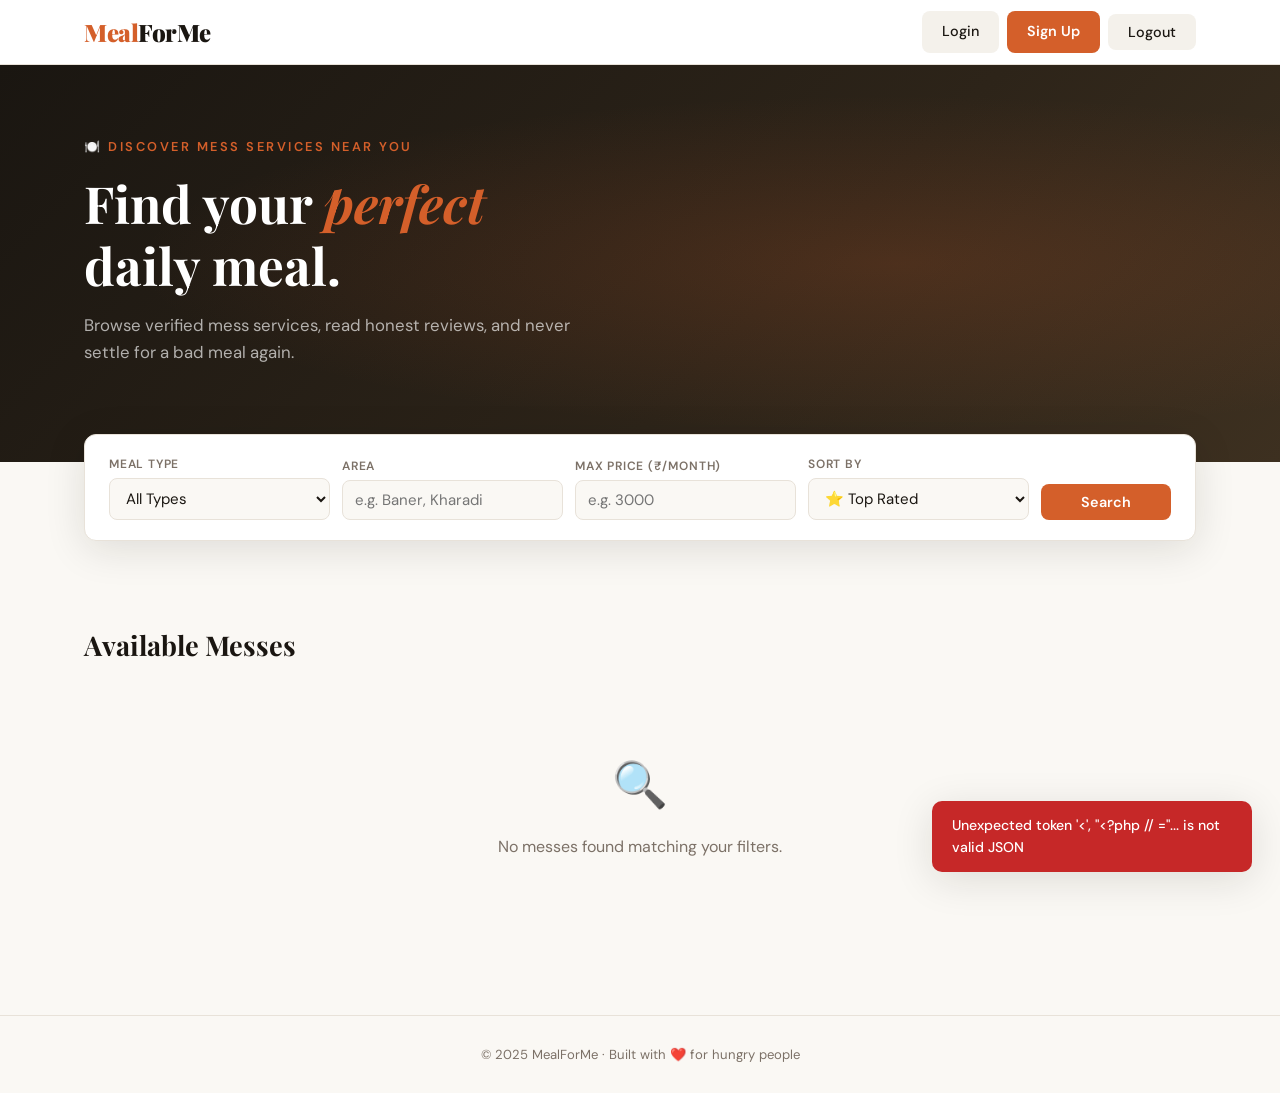
<file: frontend/index.html>
<!DOCTYPE html>
<html lang="en">
<head>
  <meta charset="UTF-8" />
  <meta name="viewport" content="width=device-width, initial-scale=1.0" />
  <title>MealForMe — Find Your Perfect Mess</title>
  <link rel="stylesheet" href="css/style.css" />
</head>
<body>

<!-- ── Navbar ── -->
<nav class="navbar">
  <div class="container navbar__inner">
    <a href="index.html" class="navbar__logo">Meal<span>ForMe</span></a>
    <div class="navbar__links">
      <span id="nav-user" class="nav-link hidden" style="font-weight:600;color:var(--accent)"></span>
      <a href="login.html"    id="nav-login"    class="nav-link btn btn--secondary">Login</a>
      <a href="register.html" id="nav-register" class="nav-link btn btn--primary">Sign Up</a>
      <button id="nav-logout" class="nav-link btn btn--secondary hidden">Logout</button>
    </div>
  </div>
</nav>

<!-- ── Hero ── -->
<section class="hero">
  <div class="container hero__content">
    <p class="hero__eyebrow">🍽️ Discover Mess Services Near You</p>
    <h1>Find your <em>perfect</em><br>daily meal.</h1>
    <p class="hero__sub">Browse verified mess services, read honest reviews, and never settle for a bad meal again.</p>
  </div>
</section>

<!-- ── Filter Bar ── -->
<div class="container">
  <div class="filter-bar">
    <div class="filter-bar__group">
      <label for="filter-type">Meal Type</label>
      <select id="filter-type">
        <option value="">All Types</option>
        <option value="veg">🥦 Veg</option>
        <option value="nonveg">🍗 Non-Veg</option>
        <option value="jain">🌸 Jain</option>
      </select>
    </div>
    <div class="filter-bar__group">
      <label for="filter-area">Area</label>
      <input id="filter-area" type="text" placeholder="e.g. Baner, Kharadi" />
    </div>
    <div class="filter-bar__group">
      <label for="filter-price">Max Price (₹/month)</label>
      <input id="filter-price" type="number" placeholder="e.g. 3000" min="0" />
    </div>
    <div class="filter-bar__group">
      <label for="filter-sort">Sort By</label>
      <select id="filter-sort">
        <option value="rating">⭐ Top Rated</option>
        <option value="price_asc">₹ Price: Low to High</option>
        <option value="price_desc">₹ Price: High to Low</option>
        <option value="distance">📍 Distance</option>
      </select>
    </div>
    <div class="filter-bar__group" style="max-width:120px">
      <label>&nbsp;</label>
      <button id="btn-filter" class="btn btn--primary" style="width:100%;justify-content:center">Search</button>
    </div>
  </div>
</div>

<!-- ── Mess Listing ── -->
<main class="section">
  <div class="container">
    <div class="section__header">
      <h2>Available Messes</h2>
      <span id="mess-count" class="section__count"></span>
    </div>

    <!-- Cards rendered by JS -->
    <div class="mess-grid" id="mess-grid">
      <!-- skeleton on load -->
    </div>

    <div id="mess-empty" class="state-msg" style="display:none">
      <div class="icon">🔍</div>
      <p>No messes found matching your filters.</p>
    </div>
  </div>
</main>

<!-- ── Footer ── -->
<footer>
  <div class="container">
    <p>© 2025 MealForMe · Built with ❤️ for hungry people</p>
  </div>
</footer>

<!-- ── Toast ── -->
<div id="toast"></div>

<script type="module" src="js/home.js"></script>
</body>
</html>
</file>
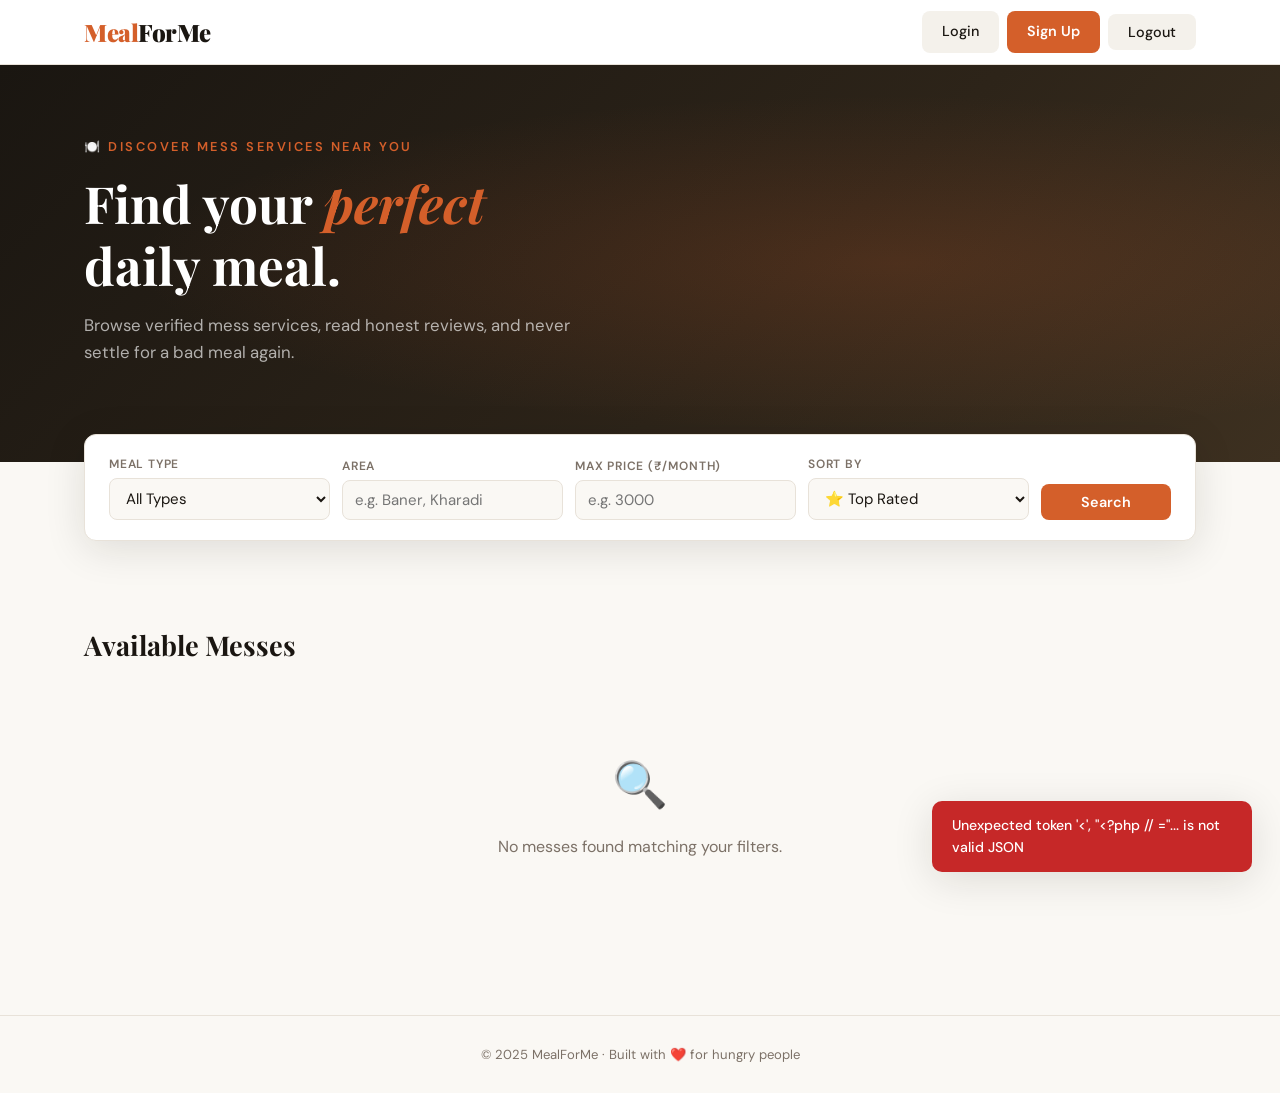
<file: frontend/detail.html>
<!DOCTYPE html>
<html lang="en">
<head>
  <meta charset="UTF-8" />
  <meta name="viewport" content="width=device-width, initial-scale=1.0" />
  <title>Mess Detail — MealForMe</title>
  <link rel="stylesheet" href="css/style.css" />
</head>
<body>

<!-- ── Navbar ── -->
<nav class="navbar">
  <div class="container navbar__inner">
    <a href="index.html" class="navbar__logo">Meal<span>ForMe</span></a>
    <div class="navbar__links">
      <span id="nav-user" class="nav-link hidden" style="font-weight:600;color:var(--accent)"></span>
      <a href="login.html"    id="nav-login"    class="nav-link btn btn--secondary">Login</a>
      <a href="register.html" id="nav-register" class="nav-link btn btn--primary">Sign Up</a>
      <button id="nav-logout" class="nav-link btn btn--secondary hidden">Logout</button>
    </div>
  </div>
</nav>

<!-- ── Detail Header (rendered by JS) ── -->
<div id="detail-header-wrap"></div>

<!-- ── Main Content ── -->
<main class="section">
  <div class="container">
    <div id="detail-body">
      <!-- Rating breakdown + review form + reviews rendered by JS -->
      <div class="state-msg">
        <div class="icon">⏳</div>
        <p>Loading mess details…</p>
      </div>
    </div>
  </div>
</main>

<!-- ── Footer ── -->
<footer>
  <div class="container">
    <p>© 2025 MealForMe · Built with ❤️ for hungry people</p>
  </div>
</footer>

<!-- ── Toast ── -->
<div id="toast"></div>

<script type="module" src="js/detail.js"></script>
</body>
</html>
</file>
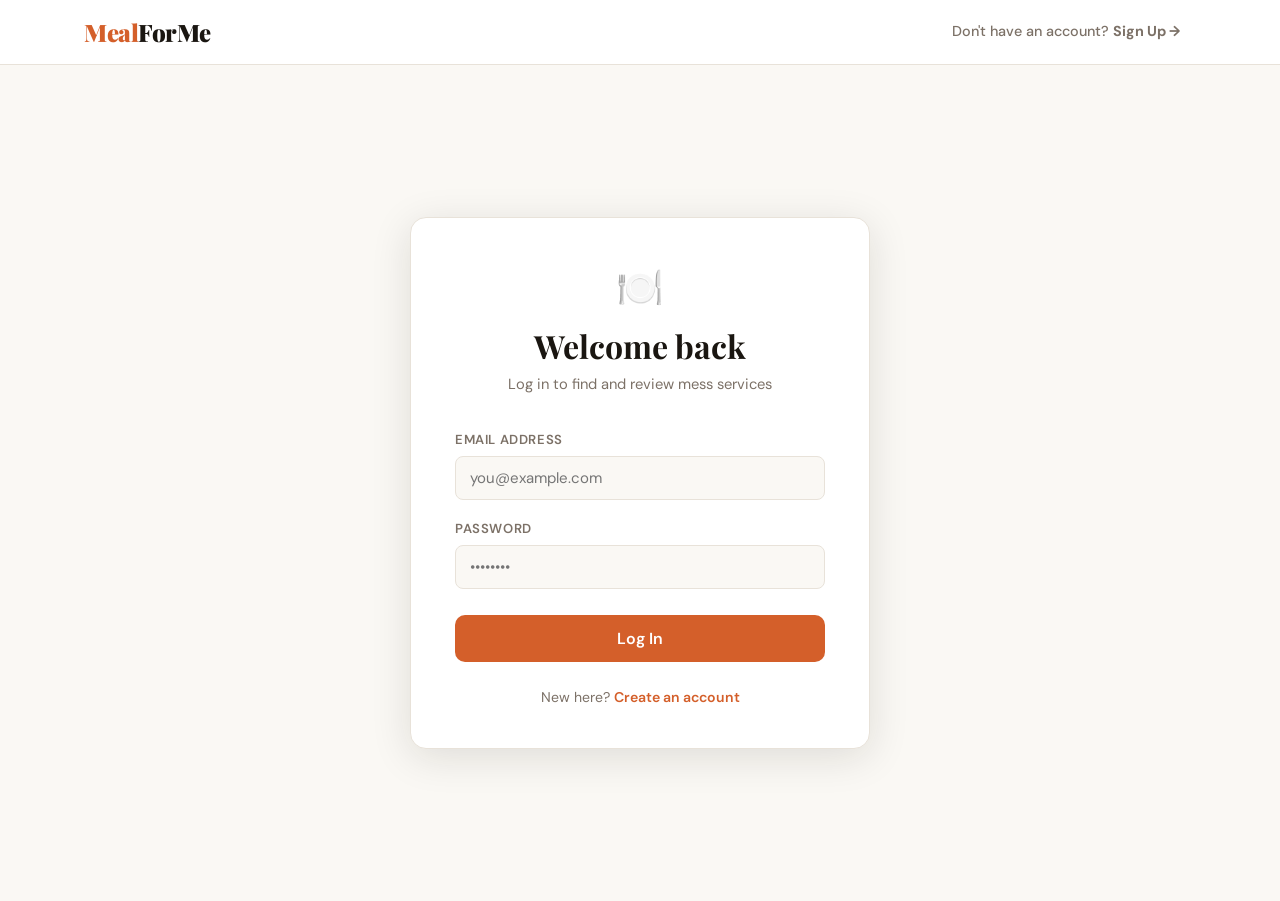
<file: frontend/login.html>
<!DOCTYPE html>
<html lang="en">
<head>
  <meta charset="UTF-8" />
  <meta name="viewport" content="width=device-width, initial-scale=1.0" />
  <title>Login — MealForMe</title>
  <link rel="stylesheet" href="css/style.css" />
</head>
<body>

<!-- ── Navbar ── -->
<nav class="navbar">
  <div class="container navbar__inner">
    <a href="index.html" class="navbar__logo">Meal<span>ForMe</span></a>
    <div class="navbar__links">
      <a href="register.html" class="nav-link">Don't have an account? <strong>Sign Up →</strong></a>
    </div>
  </div>
</nav>

<!-- ── Login Form ── -->
<div class="auth-page page">
  <div class="auth-card">
    <div class="auth-card__header">
      <div style="font-size:2.4rem;margin-bottom:8px">🍽️</div>
      <h2>Welcome back</h2>
      <p>Log in to find and review mess services</p>
    </div>

    <div id="login-alert" class="alert"></div>

    <div id="login-form">
      <div class="form-group">
        <label for="email">Email Address</label>
        <input class="form-control" type="email" id="email" placeholder="you@example.com" autocomplete="email" />
      </div>

      <div class="form-group">
        <label for="password">Password</label>
        <input class="form-control" type="password" id="password" placeholder="••••••••" autocomplete="current-password" />
      </div>

      <button id="btn-login" class="btn btn--primary btn--block" style="margin-top:8px">
        Log In
      </button>
    </div>

    <div class="auth-card__footer">
      New here? <a href="register.html">Create an account</a>
    </div>
  </div>
</div>

<!-- ── Toast ── -->
<div id="toast"></div>

<script type="module" src="js/login.js"></script>
</body>
</html>
</file>
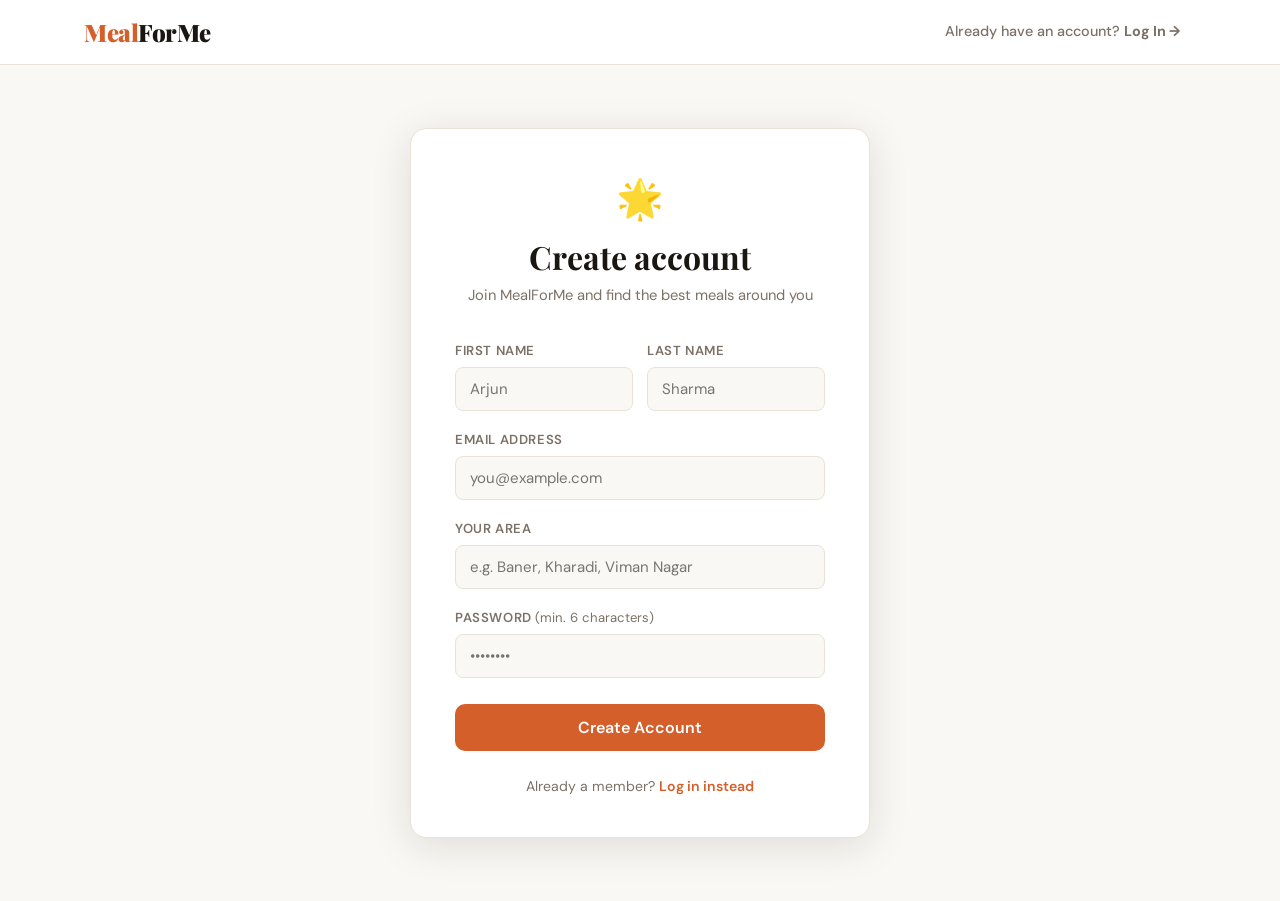
<file: frontend/register.html>
<!DOCTYPE html>
<html lang="en">
<head>
  <meta charset="UTF-8" />
  <meta name="viewport" content="width=device-width, initial-scale=1.0" />
  <title>Sign Up — MealForMe</title>
  <link rel="stylesheet" href="css/style.css" />
</head>
<body>

<!-- ── Navbar ── -->
<nav class="navbar">
  <div class="container navbar__inner">
    <a href="index.html" class="navbar__logo">Meal<span>ForMe</span></a>
    <div class="navbar__links">
      <a href="login.html" class="nav-link">Already have an account? <strong>Log In →</strong></a>
    </div>
  </div>
</nav>

<!-- ── Register Form ── -->
<div class="auth-page page">
  <div class="auth-card">
    <div class="auth-card__header">
      <div style="font-size:2.4rem;margin-bottom:8px">🌟</div>
      <h2>Create account</h2>
      <p>Join MealForMe and find the best meals around you</p>
    </div>

    <div id="reg-alert" class="alert"></div>

    <div id="reg-form">
      <div class="form-row">
        <div class="form-group">
          <label for="fname">First Name</label>
          <input class="form-control" type="text" id="fname" placeholder="Arjun" autocomplete="given-name" />
        </div>
        <div class="form-group">
          <label for="lname">Last Name</label>
          <input class="form-control" type="text" id="lname" placeholder="Sharma" autocomplete="family-name" />
        </div>
      </div>

      <div class="form-group">
        <label for="email">Email Address</label>
        <input class="form-control" type="email" id="email" placeholder="you@example.com" autocomplete="email" />
      </div>

      <div class="form-group">
        <label for="area">Your Area</label>
        <input class="form-control" type="text" id="area" placeholder="e.g. Baner, Kharadi, Viman Nagar" autocomplete="address-level2" />
      </div>

      <div class="form-group">
        <label for="password">Password <span style="font-weight:400;text-transform:none;letter-spacing:0">(min. 6 characters)</span></label>
        <input class="form-control" type="password" id="password" placeholder="••••••••" autocomplete="new-password" />
      </div>

      <button id="btn-register" class="btn btn--primary btn--block" style="margin-top:8px">
        Create Account
      </button>
    </div>

    <div class="auth-card__footer">
      Already a member? <a href="login.html">Log in instead</a>
    </div>
  </div>
</div>

<!-- ── Toast ── -->
<div id="toast"></div>

<script type="module" src="js/register.js"></script>
</body>
</html>
</file>
<file: frontend/css/style.css>
/* ============================================
   MealForMe — Main Stylesheet
   Aesthetic: Warm editorial / food magazine
   Fonts: Playfair Display (headings) + DM Sans (body)
   ============================================ */

@import url('https://fonts.googleapis.com/css2?family=Playfair+Display:wght@700;900&family=DM+Sans:wght@300;400;500;600&display=swap');

/* ── CSS Variables ── */
:root {
  --bg:          #faf8f4;
  --surface:     #ffffff;
  --surface-2:   #f4f1eb;
  --border:      #e8e2d9;
  --text:        #1a1611;
  --text-muted:  #7c7167;
  --accent:      #d45f2a;        /* warm orange-red */
  --accent-light:#fdeee6;
  --veg:         #2e7d32;
  --nonveg:      #c62828;
  --jain:        #6a1b9a;
  --star:        #f59e0b;
  --radius:      12px;
  --shadow:      0 2px 16px rgba(26,22,17,.07);
  --shadow-lg:   0 8px 40px rgba(26,22,17,.12);
  --transition:  0.22s ease;
}

/* ── Reset ── */
*, *::before, *::after { box-sizing: border-box; margin: 0; padding: 0; }

html { scroll-behavior: smooth; }

body {
  font-family: 'DM Sans', sans-serif;
  background: var(--bg);
  color: var(--text);
  font-size: 15px;
  line-height: 1.6;
  min-height: 100vh;
}

a { color: inherit; text-decoration: none; }
img { max-width: 100%; display: block; }
button { font-family: inherit; cursor: pointer; border: none; background: none; }
input, select, textarea { font-family: inherit; font-size: inherit; }

/* ── Typography ── */
h1, h2, h3 { font-family: 'Playfair Display', serif; line-height: 1.2; }

/* ── Layout ── */
.container {
  max-width: 1160px;
  margin: 0 auto;
  padding: 0 24px;
}

/* ── Navbar ── */
.navbar {
  background: var(--surface);
  border-bottom: 1px solid var(--border);
  position: sticky;
  top: 0;
  z-index: 100;
  backdrop-filter: blur(8px);
}

.navbar__inner {
  display: flex;
  align-items: center;
  justify-content: space-between;
  height: 64px;
}

.navbar__logo {
  font-family: 'Playfair Display', serif;
  font-size: 1.5rem;
  font-weight: 900;
  color: var(--accent);
  letter-spacing: -0.5px;
}

.navbar__logo span {
  color: var(--text);
}

.navbar__links {
  display: flex;
  align-items: center;
  gap: 8px;
}

.nav-link {
  padding: 8px 16px;
  border-radius: 8px;
  font-weight: 500;
  font-size: 0.9rem;
  color: var(--text-muted);
  transition: color var(--transition), background var(--transition);
}

.nav-link:hover { color: var(--text); background: var(--surface-2); }

.btn { display: inline-flex; align-items: center; gap: 6px; }

.btn--primary {
  background: var(--accent);
  color: #fff !important;
  padding: 9px 20px;
  border-radius: 8px;
  font-weight: 600;
  font-size: 0.9rem;
  transition: background var(--transition), transform var(--transition), box-shadow var(--transition);
}

.btn--primary:hover {
  background: #bf5225;
  transform: translateY(-1px);
  box-shadow: 0 4px 14px rgba(212,95,42,.3);
}

.btn--secondary {
  background: var(--surface-2);
  color: var(--text) !important;
  padding: 9px 20px;
  border-radius: 8px;
  font-weight: 500;
  font-size: 0.9rem;
  transition: background var(--transition);
}

.btn--secondary:hover { background: var(--border); }

/* ── Hero ── */
.hero {
  background: linear-gradient(135deg, #1a1611 0%, #2d2419 60%, #3d3020 100%);
  padding: 72px 0 64px;
  position: relative;
  overflow: hidden;
}

.hero::before {
  content: '';
  position: absolute;
  inset: 0;
  background: radial-gradient(ellipse at 70% 50%, rgba(212,95,42,.18) 0%, transparent 60%);
}

.hero__content { position: relative; z-index: 1; }

.hero__eyebrow {
  font-size: 0.8rem;
  font-weight: 600;
  text-transform: uppercase;
  letter-spacing: 2.5px;
  color: var(--accent);
  margin-bottom: 16px;
}

.hero h1 {
  font-size: clamp(2rem, 5vw, 3.2rem);
  color: #fff;
  margin-bottom: 16px;
}

.hero h1 em {
  font-style: italic;
  color: var(--accent);
}

.hero__sub {
  font-size: 1.05rem;
  color: rgba(255,255,255,.65);
  max-width: 520px;
  margin-bottom: 32px;
}

/* ── Filter Bar ── */
.filter-bar {
  background: var(--surface);
  border: 1px solid var(--border);
  border-radius: var(--radius);
  padding: 20px 24px;
  margin: -28px auto 40px;
  max-width: 1160px;
  display: flex;
  gap: 12px;
  flex-wrap: wrap;
  align-items: flex-end;
  box-shadow: var(--shadow-lg);
  position: relative;
  z-index: 2;
}

.filter-bar__group {
  display: flex;
  flex-direction: column;
  gap: 4px;
  flex: 1;
  min-width: 130px;
}

.filter-bar__group label {
  font-size: 0.75rem;
  font-weight: 600;
  color: var(--text-muted);
  text-transform: uppercase;
  letter-spacing: 0.8px;
}

.filter-bar select,
.filter-bar input {
  padding: 9px 12px;
  border: 1.5px solid var(--border);
  border-radius: 8px;
  background: var(--bg);
  color: var(--text);
  outline: none;
  transition: border-color var(--transition);
  width: 100%;
}

.filter-bar select:focus,
.filter-bar input:focus {
  border-color: var(--accent);
}

/* ── Section ── */
.section { padding: 48px 0; }

.section__header {
  display: flex;
  align-items: baseline;
  justify-content: space-between;
  margin-bottom: 28px;
  gap: 12px;
}

.section__header h2 { font-size: 1.7rem; }

.section__count {
  font-size: 0.85rem;
  color: var(--text-muted);
  font-weight: 500;
}

/* ── Mess Cards Grid ── */
.mess-grid {
  display: grid;
  grid-template-columns: repeat(auto-fill, minmax(300px, 1fr));
  gap: 24px;
}

.mess-card {
  background: var(--surface);
  border: 1px solid var(--border);
  border-radius: var(--radius);
  overflow: hidden;
  transition: transform var(--transition), box-shadow var(--transition);
  cursor: pointer;
  display: flex;
  flex-direction: column;
}

.mess-card:hover {
  transform: translateY(-4px);
  box-shadow: var(--shadow-lg);
}

.mess-card__img {
  height: 160px;
  background: var(--surface-2);
  display: flex;
  align-items: center;
  justify-content: center;
  font-size: 3rem;
  position: relative;
  overflow: hidden;
}

.mess-card__img::after {
  content: '';
  position: absolute;
  inset: 0;
  background: linear-gradient(to bottom, transparent 50%, rgba(0,0,0,.18));
}

.mess-card__badge {
  position: absolute;
  top: 12px;
  left: 12px;
  padding: 4px 10px;
  border-radius: 20px;
  font-size: 0.72rem;
  font-weight: 700;
  text-transform: uppercase;
  letter-spacing: 0.6px;
  z-index: 1;
}

.badge--veg    { background: #e8f5e9; color: var(--veg); }
.badge--nonveg { background: #ffebee; color: var(--nonveg); }
.badge--jain   { background: #f3e5f5; color: var(--jain); }

.mess-card__body { padding: 18px 20px; flex: 1; display: flex; flex-direction: column; gap: 10px; }

.mess-card__name {
  font-family: 'Playfair Display', serif;
  font-size: 1.15rem;
  font-weight: 700;
}

.mess-card__meta {
  display: flex;
  gap: 14px;
  font-size: 0.82rem;
  color: var(--text-muted);
  flex-wrap: wrap;
}

.mess-card__meta span { display: flex; align-items: center; gap: 4px; }

.mess-card__footer {
  display: flex;
  justify-content: space-between;
  align-items: center;
  margin-top: auto;
  padding-top: 12px;
  border-top: 1px solid var(--border);
}

.price {
  font-family: 'Playfair Display', serif;
  font-size: 1.2rem;
  font-weight: 700;
  color: var(--accent);
}

.price sub { font-family: 'DM Sans', sans-serif; font-size: 0.7rem; font-weight: 400; color: var(--text-muted); }

/* ── Stars ── */
.stars { display: flex; align-items: center; gap: 3px; }

.stars__filled { color: var(--star); font-size: 0.9rem; }
.stars__empty  { color: var(--border); font-size: 0.9rem; }
.stars__value  { font-size: 0.82rem; font-weight: 600; margin-left: 4px; color: var(--text-muted); }

/* ── Auth Pages ── */
.auth-page {
  min-height: calc(100vh - 64px);
  display: flex;
  align-items: center;
  justify-content: center;
  padding: 48px 24px;
  background: var(--bg);
}

.auth-card {
  background: var(--surface);
  border: 1px solid var(--border);
  border-radius: 16px;
  padding: 40px 44px;
  width: 100%;
  max-width: 460px;
  box-shadow: var(--shadow-lg);
}

.auth-card__header { margin-bottom: 32px; text-align: center; }

.auth-card__header h2 { font-size: 2rem; margin-bottom: 8px; }

.auth-card__header p { color: var(--text-muted); font-size: 0.92rem; }

/* ── Forms ── */
.form-group {
  display: flex;
  flex-direction: column;
  gap: 6px;
  margin-bottom: 18px;
}

.form-group label {
  font-size: 0.82rem;
  font-weight: 600;
  color: var(--text-muted);
  text-transform: uppercase;
  letter-spacing: 0.6px;
}

.form-control {
  padding: 11px 14px;
  border: 1.5px solid var(--border);
  border-radius: 8px;
  background: var(--bg);
  color: var(--text);
  outline: none;
  transition: border-color var(--transition), box-shadow var(--transition);
  width: 100%;
}

.form-control:focus {
  border-color: var(--accent);
  box-shadow: 0 0 0 3px rgba(212,95,42,.12);
}

.form-row { display: grid; grid-template-columns: 1fr 1fr; gap: 14px; }

.btn--block { width: 100%; justify-content: center; padding: 13px; font-size: 1rem; border-radius: 10px; }

.auth-card__footer {
  text-align: center;
  margin-top: 24px;
  font-size: 0.88rem;
  color: var(--text-muted);
}

.auth-card__footer a { color: var(--accent); font-weight: 600; }

/* ── Alert / Toast ── */
.alert {
  padding: 12px 16px;
  border-radius: 8px;
  font-size: 0.88rem;
  font-weight: 500;
  margin-bottom: 18px;
  display: none;
}

.alert--error   { background: #ffebee; color: #c62828; border: 1px solid #ffcdd2; }
.alert--success { background: #e8f5e9; color: #2e7d32; border: 1px solid #c8e6c9; }

.alert.show { display: block; }

/* ── Detail Page ── */
.detail-header {
  background: var(--surface);
  border-bottom: 1px solid var(--border);
  padding: 36px 0 28px;
}

.detail-back {
  display: inline-flex;
  align-items: center;
  gap: 6px;
  font-size: 0.85rem;
  font-weight: 500;
  color: var(--text-muted);
  margin-bottom: 20px;
  transition: color var(--transition);
}

.detail-back:hover { color: var(--accent); }

.detail-header__title {
  display: flex;
  align-items: flex-start;
  justify-content: space-between;
  gap: 16px;
  flex-wrap: wrap;
}

.detail-header__title h1 { font-size: clamp(1.6rem, 4vw, 2.4rem); }

.detail-meta {
  display: flex;
  gap: 20px;
  flex-wrap: wrap;
  margin-top: 16px;
  font-size: 0.88rem;
  color: var(--text-muted);
}

.detail-meta span { display: flex; align-items: center; gap: 5px; }

/* ── Rating Breakdown ── */
.rating-grid {
  display: grid;
  grid-template-columns: 1fr 1fr 1fr;
  gap: 16px;
  margin: 24px 0;
}

.rating-item {
  background: var(--surface-2);
  border-radius: var(--radius);
  padding: 18px;
  text-align: center;
}

.rating-item__label { font-size: 0.78rem; font-weight: 600; text-transform: uppercase; letter-spacing: 0.6px; color: var(--text-muted); margin-bottom: 8px; }

.rating-item__val { font-family: 'Playfair Display', serif; font-size: 2.2rem; font-weight: 700; color: var(--accent); }

/* ── Review Form ── */
.review-form {
  background: var(--surface);
  border: 1px solid var(--border);
  border-radius: var(--radius);
  padding: 28px;
  margin-bottom: 28px;
}

.review-form h3 { margin-bottom: 20px; font-size: 1.3rem; }

.star-rating {
  display: flex;
  gap: 6px;
  flex-direction: row-reverse;
  justify-content: flex-end;
}

.star-rating input { display: none; }

.star-rating label {
  font-size: 1.6rem;
  color: var(--border);
  cursor: pointer;
  transition: color var(--transition);
}

.star-rating input:checked ~ label,
.star-rating label:hover,
.star-rating label:hover ~ label {
  color: var(--star);
}

/* ── Review Cards ── */
.reviews-list { display: flex; flex-direction: column; gap: 16px; }

.review-card {
  background: var(--surface);
  border: 1px solid var(--border);
  border-radius: var(--radius);
  padding: 20px 24px;
}

.review-card__header {
  display: flex;
  justify-content: space-between;
  align-items: flex-start;
  margin-bottom: 12px;
  flex-wrap: wrap;
  gap: 8px;
}

.review-card__author {
  font-weight: 600;
  font-size: 0.92rem;
}

.review-card__date {
  font-size: 0.78rem;
  color: var(--text-muted);
}

.review-card__ratings {
  display: flex;
  gap: 16px;
  flex-wrap: wrap;
  margin-bottom: 10px;
}

.review-card__ratings span {
  font-size: 0.8rem;
  color: var(--text-muted);
}

.review-card__ratings b { color: var(--text); }

.review-card__comment {
  font-size: 0.92rem;
  color: var(--text-muted);
  line-height: 1.65;
}

/* ── Empty / Loading states ── */
.state-msg {
  text-align: center;
  padding: 60px 24px;
  color: var(--text-muted);
}

.state-msg .icon { font-size: 2.8rem; margin-bottom: 12px; }

.state-msg p { font-size: 1rem; }

.skeleton {
  background: linear-gradient(90deg, var(--surface-2) 25%, var(--border) 50%, var(--surface-2) 75%);
  background-size: 200% 100%;
  animation: shimmer 1.3s infinite;
  border-radius: 6px;
}

@keyframes shimmer {
  0%   { background-position: 200% 0; }
  100% { background-position: -200% 0; }
}

/* ── Toast Notification ── */
#toast {
  position: fixed;
  bottom: 28px;
  right: 28px;
  background: var(--text);
  color: #fff;
  padding: 13px 20px;
  border-radius: 10px;
  font-size: 0.88rem;
  font-weight: 500;
  box-shadow: var(--shadow-lg);
  z-index: 9999;
  transform: translateY(80px);
  opacity: 0;
  transition: transform 0.3s ease, opacity 0.3s ease;
  max-width: 320px;
}

#toast.show {
  transform: translateY(0);
  opacity: 1;
}

#toast.toast--success { background: var(--veg); }
#toast.toast--error   { background: var(--nonveg); }

/* ── Page transition ── */
.page { animation: fadeIn 0.3s ease; }

@keyframes fadeIn {
  from { opacity: 0; transform: translateY(8px); }
  to   { opacity: 1; transform: translateY(0); }
}

/* ── Footer ── */
footer {
  border-top: 1px solid var(--border);
  padding: 28px 0;
  text-align: center;
  font-size: 0.82rem;
  color: var(--text-muted);
  margin-top: 48px;
}

/* ── Responsive ── */
@media (max-width: 640px) {
  .auth-card { padding: 28px 20px; }
  .form-row  { grid-template-columns: 1fr; }
  .filter-bar { flex-direction: column; }
  .detail-header__title { flex-direction: column; }
  .rating-grid { grid-template-columns: 1fr; }
  .navbar__logo { font-size: 1.2rem; }
}
</file>
